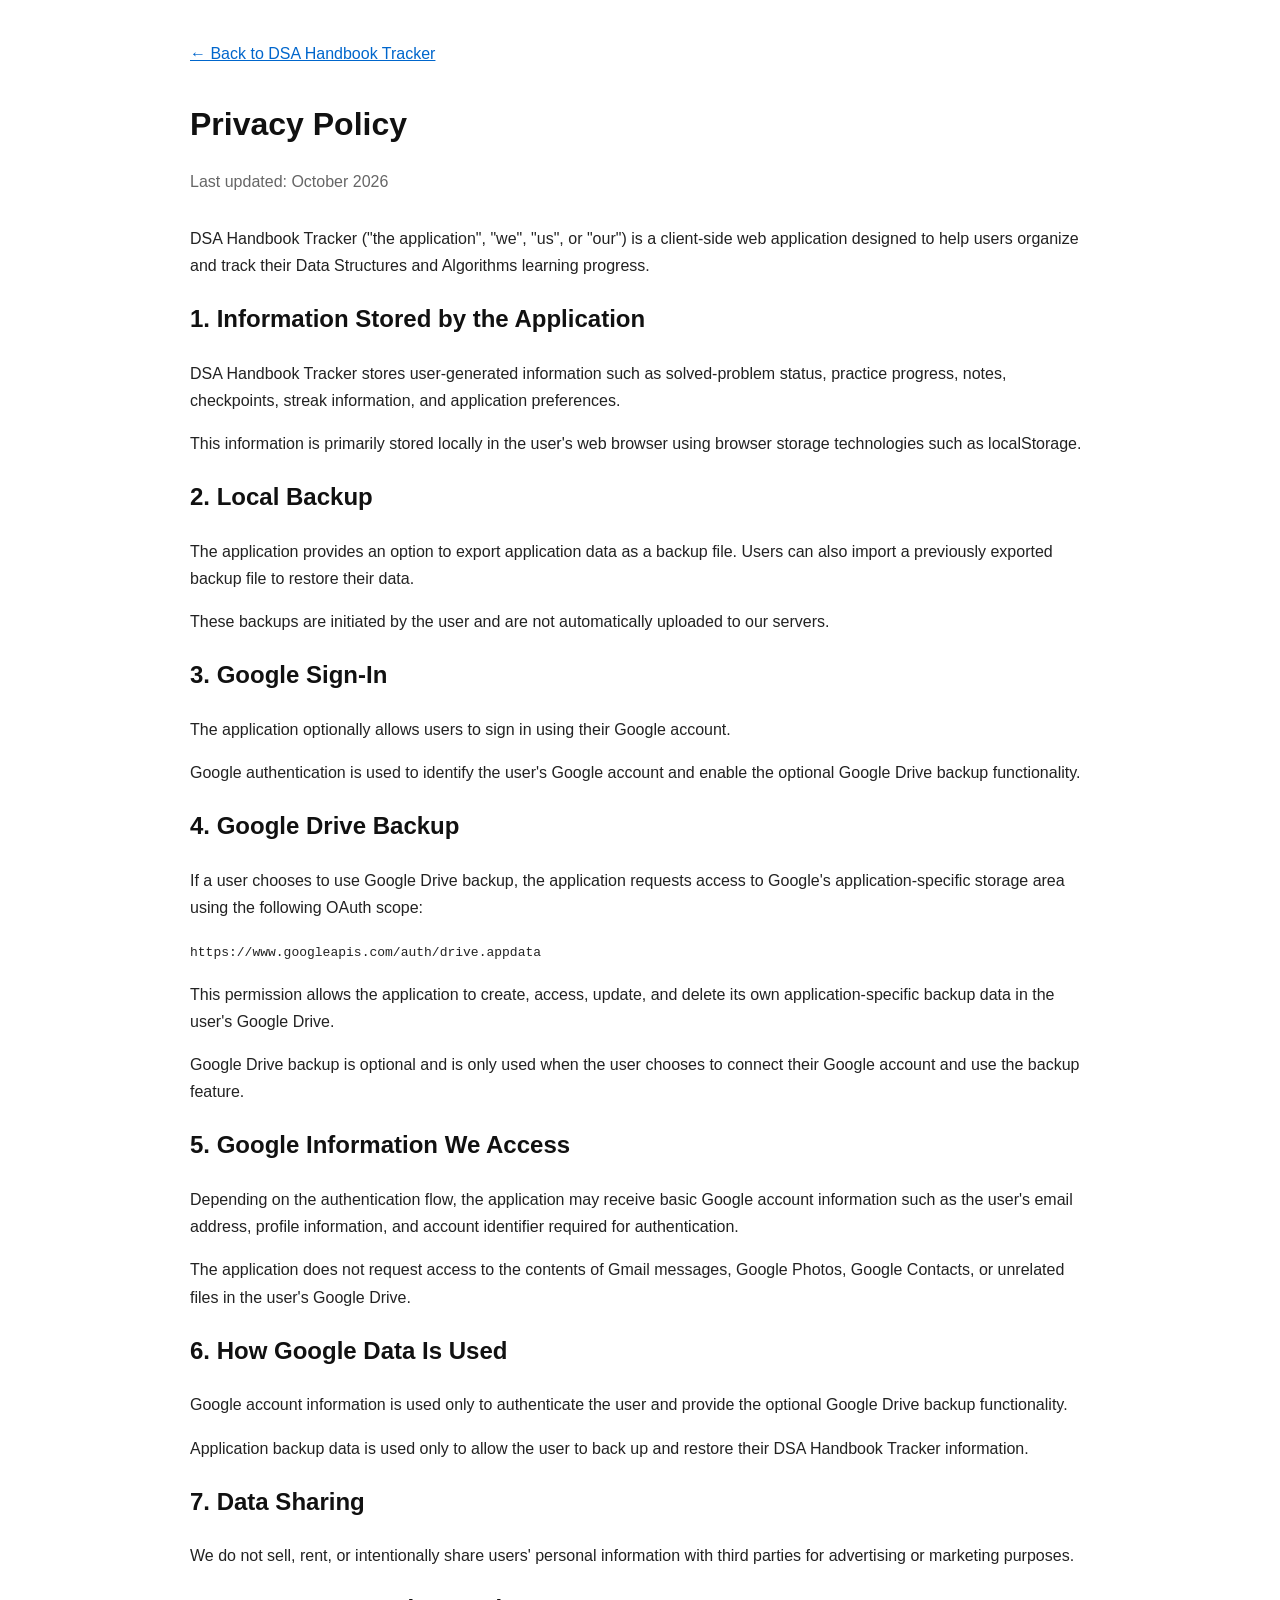
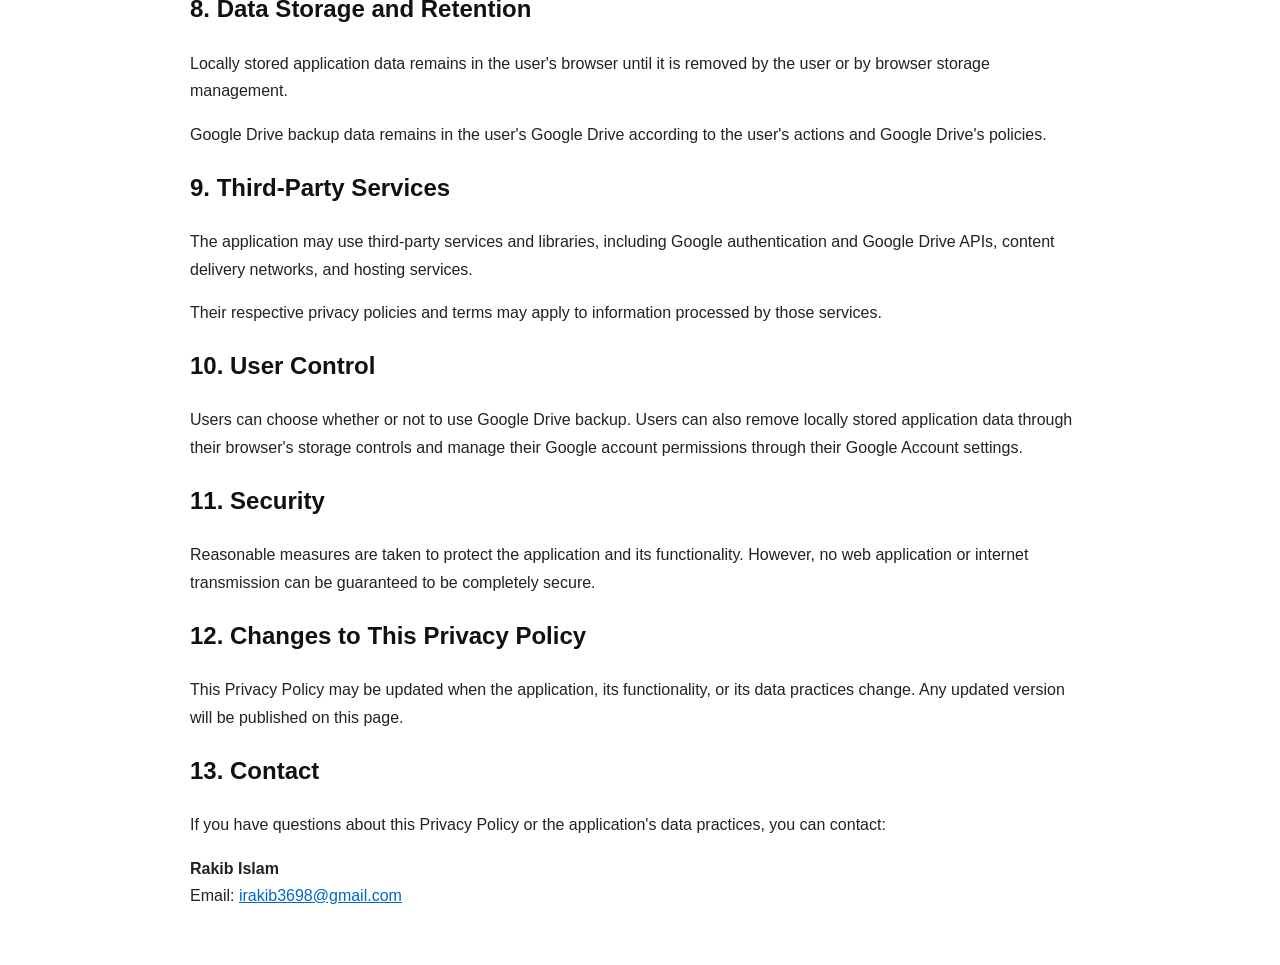
<file: privacy.html>
<!DOCTYPE html>
<html lang="en">
<head>
    <meta charset="UTF-8">
    <meta name="viewport" content="width=device-width, initial-scale=1.0">

    <title>Privacy Policy - DSA Handbook Tracker</title>

    <style>
        body {
            font-family: Arial, sans-serif;
            line-height: 1.7;
            max-width: 900px;
            margin: 0 auto;
            padding: 40px 20px;
            color: #222;
            background: #fff;
        }

        h1, h2 {
            color: #111;
        }

        h1 {
            margin-bottom: 5px;
        }

        .updated {
            color: #666;
            margin-bottom: 30px;
        }

        a {
            color: #0066cc;
        }

        .back {
            margin-bottom: 30px;
        }
    </style>
</head>

<body>

    <div class="back">
        <a href="index.html">← Back to DSA Handbook Tracker</a>
    </div>

    <h1>Privacy Policy</h1>

    <p class="updated">Last updated: October 2026</p>

    <p>
        DSA Handbook Tracker ("the application", "we", "us", or "our")
        is a client-side web application designed to help users organize
        and track their Data Structures and Algorithms learning progress.
    </p>

    <h2>1. Information Stored by the Application</h2>

    <p>
        DSA Handbook Tracker stores user-generated information such as
        solved-problem status, practice progress, notes, checkpoints,
        streak information, and application preferences.
    </p>

    <p>
        This information is primarily stored locally in the user's
        web browser using browser storage technologies such as
        localStorage.
    </p>

    <h2>2. Local Backup</h2>

    <p>
        The application provides an option to export application data
        as a backup file. Users can also import a previously exported
        backup file to restore their data.
    </p>

    <p>
        These backups are initiated by the user and are not automatically
        uploaded to our servers.
    </p>

    <h2>3. Google Sign-In</h2>

    <p>
        The application optionally allows users to sign in using their
        Google account.
    </p>

    <p>
        Google authentication is used to identify the user's Google
        account and enable the optional Google Drive backup functionality.
    </p>

    <h2>4. Google Drive Backup</h2>

    <p>
        If a user chooses to use Google Drive backup, the application
        requests access to Google's application-specific storage area
        using the following OAuth scope:
    </p>

    <p>
        <code>https://www.googleapis.com/auth/drive.appdata</code>
    </p>

    <p>
        This permission allows the application to create, access,
        update, and delete its own application-specific backup data
        in the user's Google Drive.
    </p>

    <p>
        Google Drive backup is optional and is only used when the user
        chooses to connect their Google account and use the backup feature.
    </p>

    <h2>5. Google Information We Access</h2>

    <p>
        Depending on the authentication flow, the application may receive
        basic Google account information such as the user's email address,
        profile information, and account identifier required for
        authentication.
    </p>

    <p>
        The application does not request access to the contents of
        Gmail messages, Google Photos, Google Contacts, or unrelated
        files in the user's Google Drive.
    </p>

    <h2>6. How Google Data Is Used</h2>

    <p>
        Google account information is used only to authenticate the user
        and provide the optional Google Drive backup functionality.
    </p>

    <p>
        Application backup data is used only to allow the user to
        back up and restore their DSA Handbook Tracker information.
    </p>

    <h2>7. Data Sharing</h2>

    <p>
        We do not sell, rent, or intentionally share users' personal
        information with third parties for advertising or marketing purposes.
    </p>

    <h2>8. Data Storage and Retention</h2>

    <p>
        Locally stored application data remains in the user's browser
        until it is removed by the user or by browser storage management.
    </p>

    <p>
        Google Drive backup data remains in the user's Google Drive
        according to the user's actions and Google Drive's policies.
    </p>

    <h2>9. Third-Party Services</h2>

    <p>
        The application may use third-party services and libraries,
        including Google authentication and Google Drive APIs,
        content delivery networks, and hosting services.
    </p>

    <p>
        Their respective privacy policies and terms may apply to
        information processed by those services.
    </p>

    <h2>10. User Control</h2>

    <p>
        Users can choose whether or not to use Google Drive backup.
        Users can also remove locally stored application data through
        their browser's storage controls and manage their Google account
        permissions through their Google Account settings.
    </p>

    <h2>11. Security</h2>

    <p>
        Reasonable measures are taken to protect the application and
        its functionality. However, no web application or internet
        transmission can be guaranteed to be completely secure.
    </p>

    <h2>12. Changes to This Privacy Policy</h2>

    <p>
        This Privacy Policy may be updated when the application,
        its functionality, or its data practices change.
        Any updated version will be published on this page.
    </p>

    <h2>13. Contact</h2>

    <p>
        If you have questions about this Privacy Policy or the
        application's data practices, you can contact:
    </p>

    <p>
        <strong>Rakib Islam</strong><br>
        Email:
        <a href="mailto:irakib3698@gmail.com">
            irakib3698@gmail.com
        </a>
    </p>

</body>
</html>
</file>
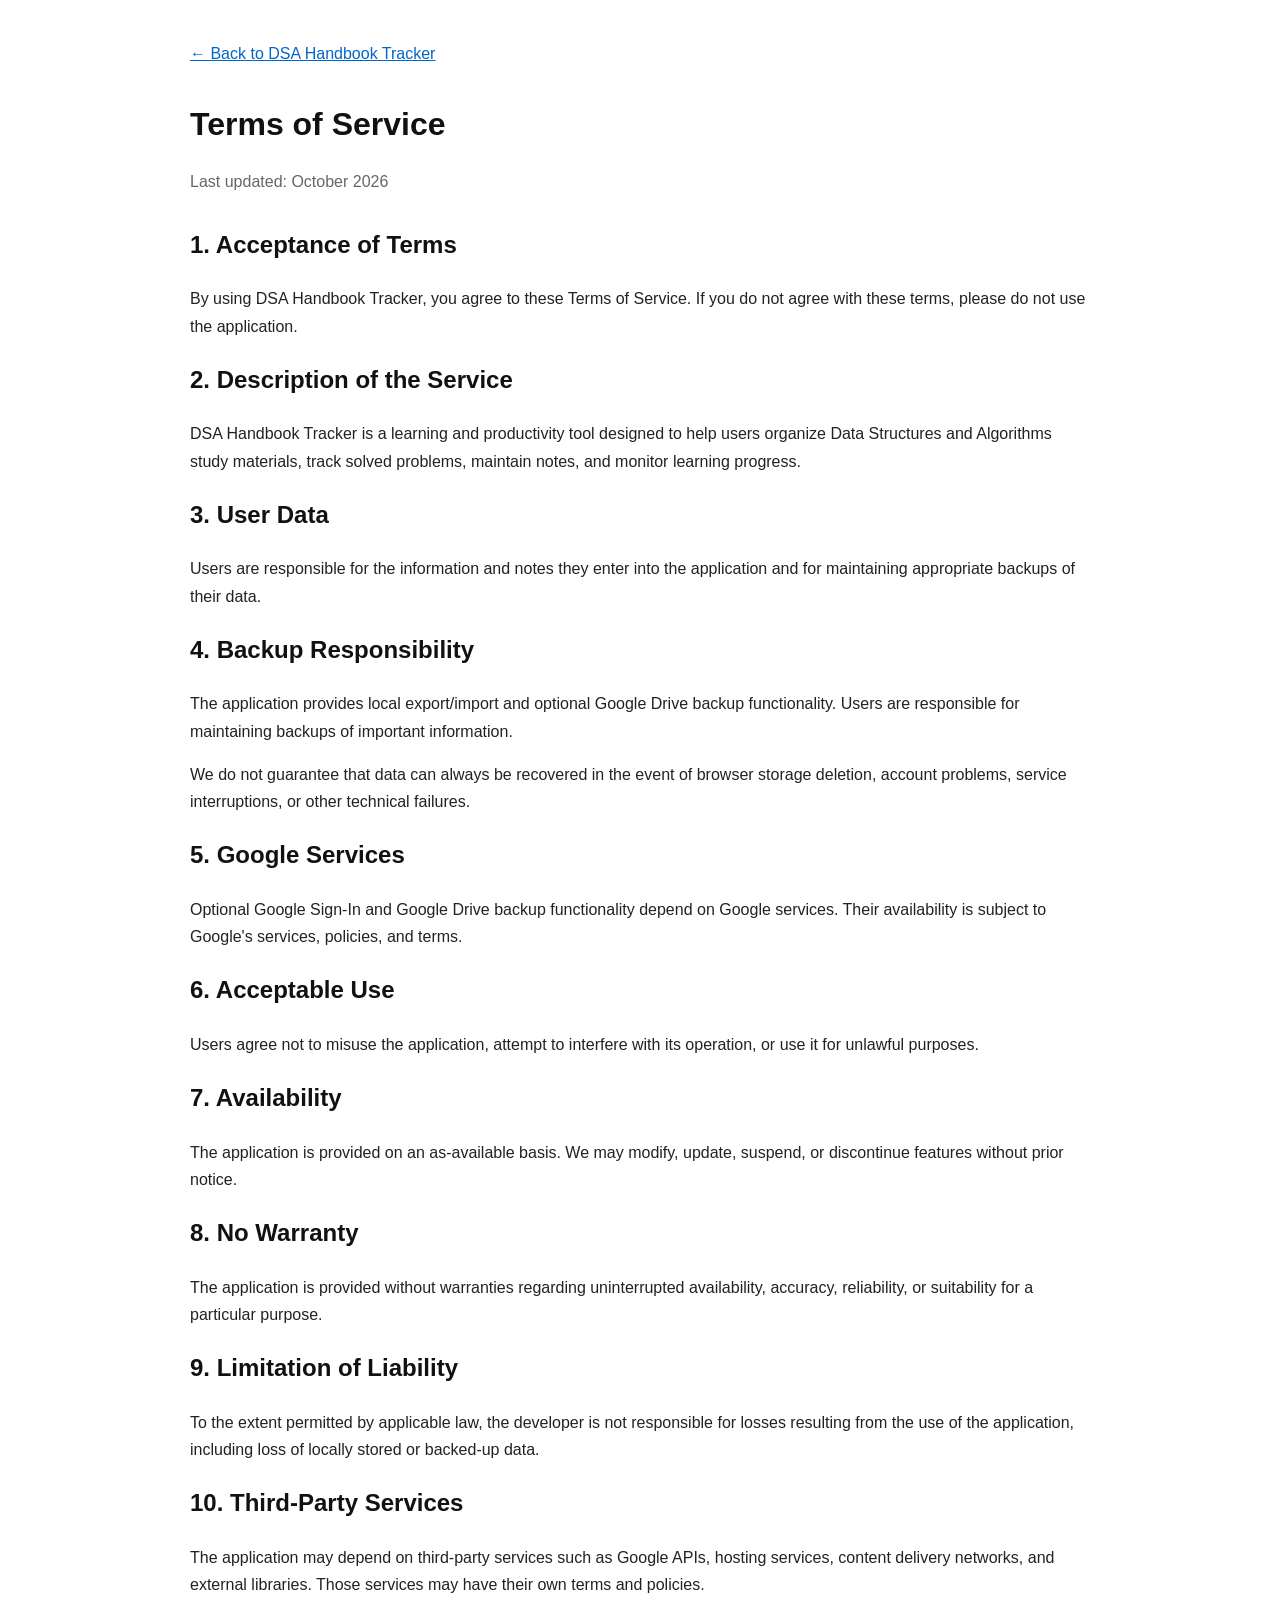
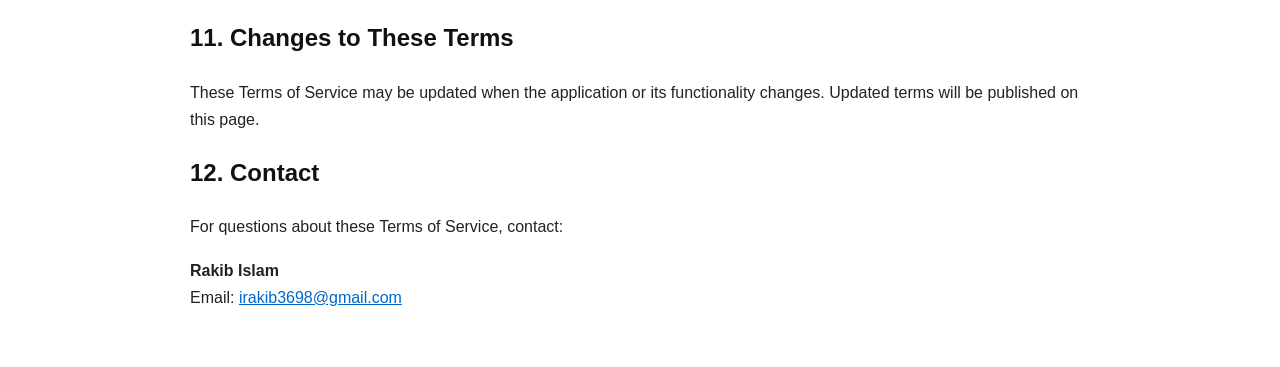
<file: terms.html>
<!DOCTYPE html>
<html lang="en">
<head>
    <meta charset="UTF-8">
    <meta name="viewport" content="width=device-width, initial-scale=1.0">

    <title>Terms of Service - DSA Handbook Tracker</title>

    <style>
        body {
            font-family: Arial, sans-serif;
            line-height: 1.7;
            max-width: 900px;
            margin: 0 auto;
            padding: 40px 20px;
            color: #222;
            background: #fff;
        }

        h1, h2 {
            color: #111;
        }

        h1 {
            margin-bottom: 5px;
        }

        .updated {
            color: #666;
            margin-bottom: 30px;
        }

        a {
            color: #0066cc;
        }

        .back {
            margin-bottom: 30px;
        }
    </style>
</head>

<body>

    <div class="back">
        <a href="index.html">← Back to DSA Handbook Tracker</a>
    </div>

    <h1>Terms of Service</h1>

    <p class="updated">Last updated: October 2026</p>

    <h2>1. Acceptance of Terms</h2>

    <p>
        By using DSA Handbook Tracker, you agree to these Terms of Service.
        If you do not agree with these terms, please do not use the application.
    </p>

    <h2>2. Description of the Service</h2>

    <p>
        DSA Handbook Tracker is a learning and productivity tool designed
        to help users organize Data Structures and Algorithms study
        materials, track solved problems, maintain notes, and monitor
        learning progress.
    </p>

    <h2>3. User Data</h2>

    <p>
        Users are responsible for the information and notes they enter
        into the application and for maintaining appropriate backups
        of their data.
    </p>

    <h2>4. Backup Responsibility</h2>

    <p>
        The application provides local export/import and optional
        Google Drive backup functionality. Users are responsible for
        maintaining backups of important information.
    </p>

    <p>
        We do not guarantee that data can always be recovered in the
        event of browser storage deletion, account problems, service
        interruptions, or other technical failures.
    </p>

    <h2>5. Google Services</h2>

    <p>
        Optional Google Sign-In and Google Drive backup functionality
        depend on Google services. Their availability is subject to
        Google's services, policies, and terms.
    </p>

    <h2>6. Acceptable Use</h2>

    <p>
        Users agree not to misuse the application, attempt to interfere
        with its operation, or use it for unlawful purposes.
    </p>

    <h2>7. Availability</h2>

    <p>
        The application is provided on an as-available basis.
        We may modify, update, suspend, or discontinue features
        without prior notice.
    </p>

    <h2>8. No Warranty</h2>

    <p>
        The application is provided without warranties regarding
        uninterrupted availability, accuracy, reliability, or
        suitability for a particular purpose.
    </p>

    <h2>9. Limitation of Liability</h2>

    <p>
        To the extent permitted by applicable law, the developer is
        not responsible for losses resulting from the use of the
        application, including loss of locally stored or backed-up data.
    </p>

    <h2>10. Third-Party Services</h2>

    <p>
        The application may depend on third-party services such as
        Google APIs, hosting services, content delivery networks,
        and external libraries. Those services may have their own
        terms and policies.
    </p>

    <h2>11. Changes to These Terms</h2>

    <p>
        These Terms of Service may be updated when the application
        or its functionality changes. Updated terms will be published
        on this page.
    </p>

    <h2>12. Contact</h2>

    <p>
        For questions about these Terms of Service, contact:
    </p>

    <p>
        <strong>Rakib Islam</strong><br>
        Email:
        <a href="mailto:irakib3698@gmail.com">
            irakib3698@gmail.com
        </a>
    </p>

</body>
</html>
</file>
